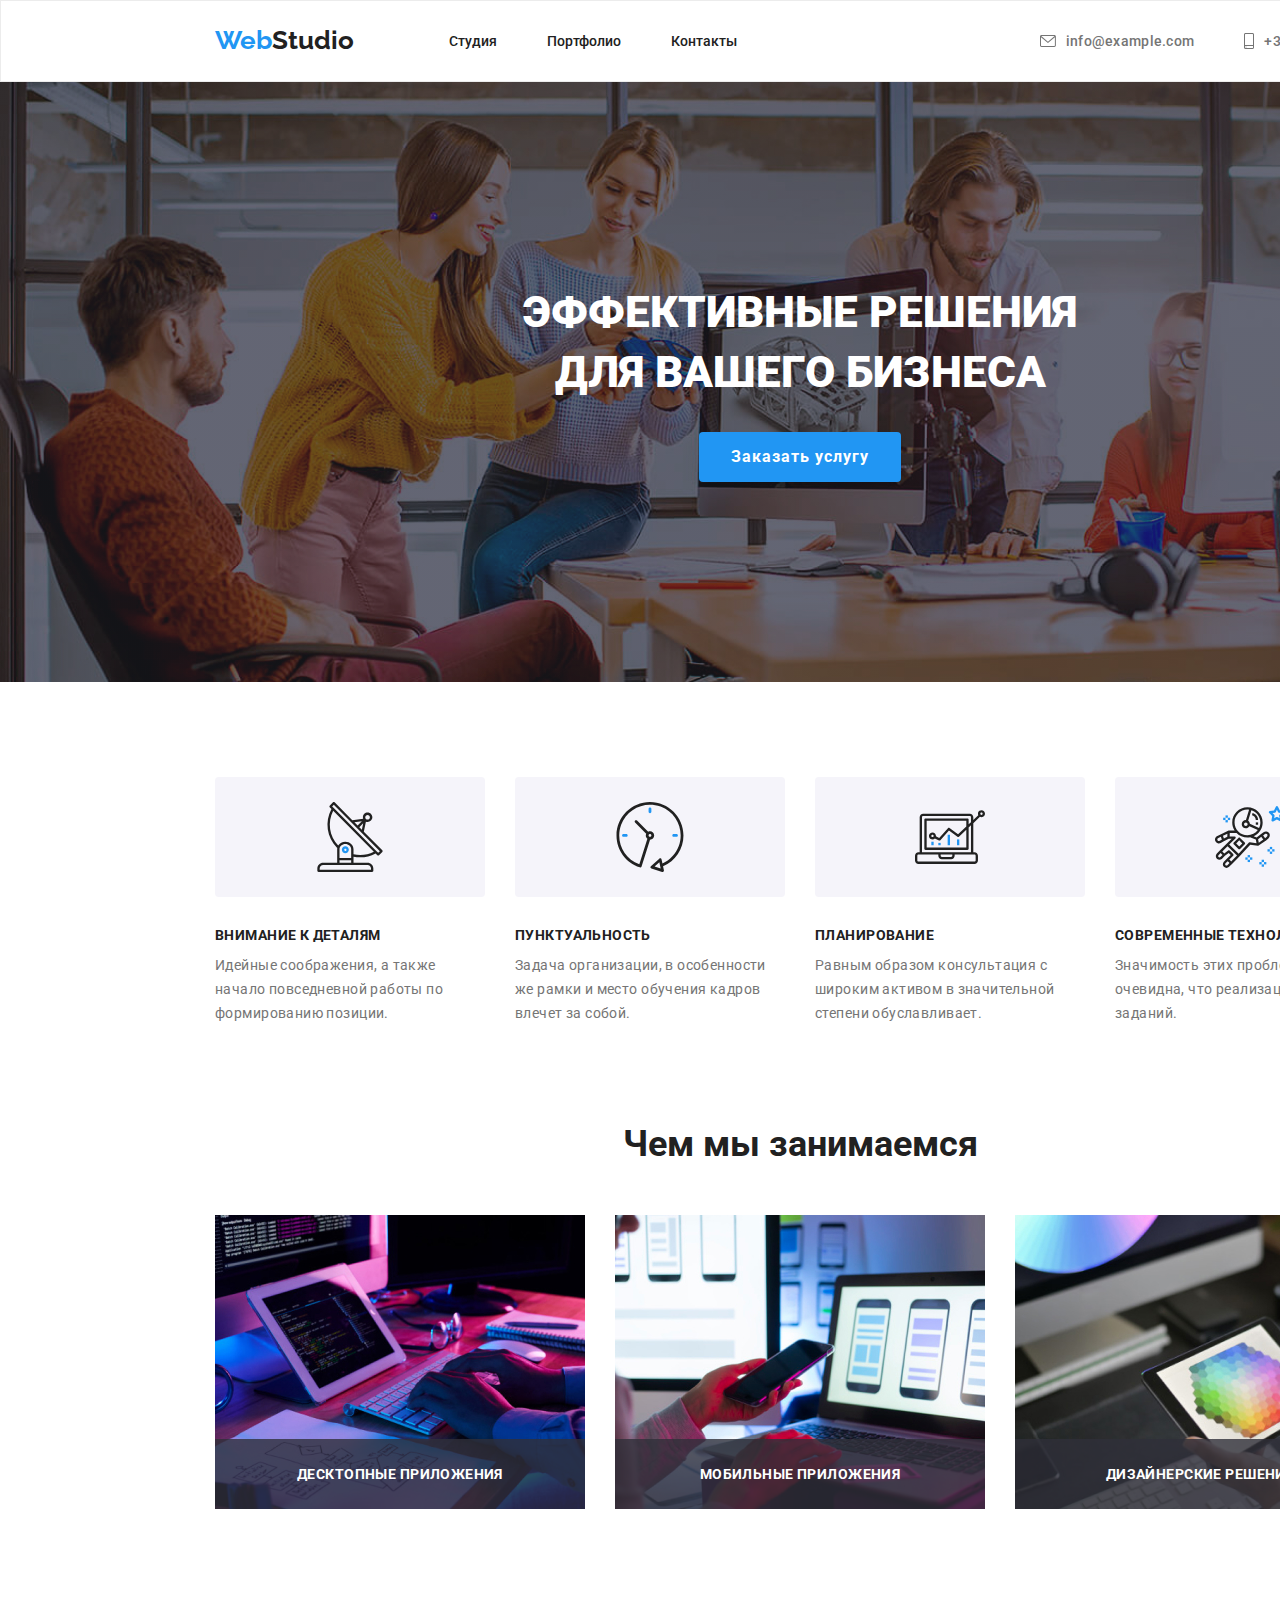
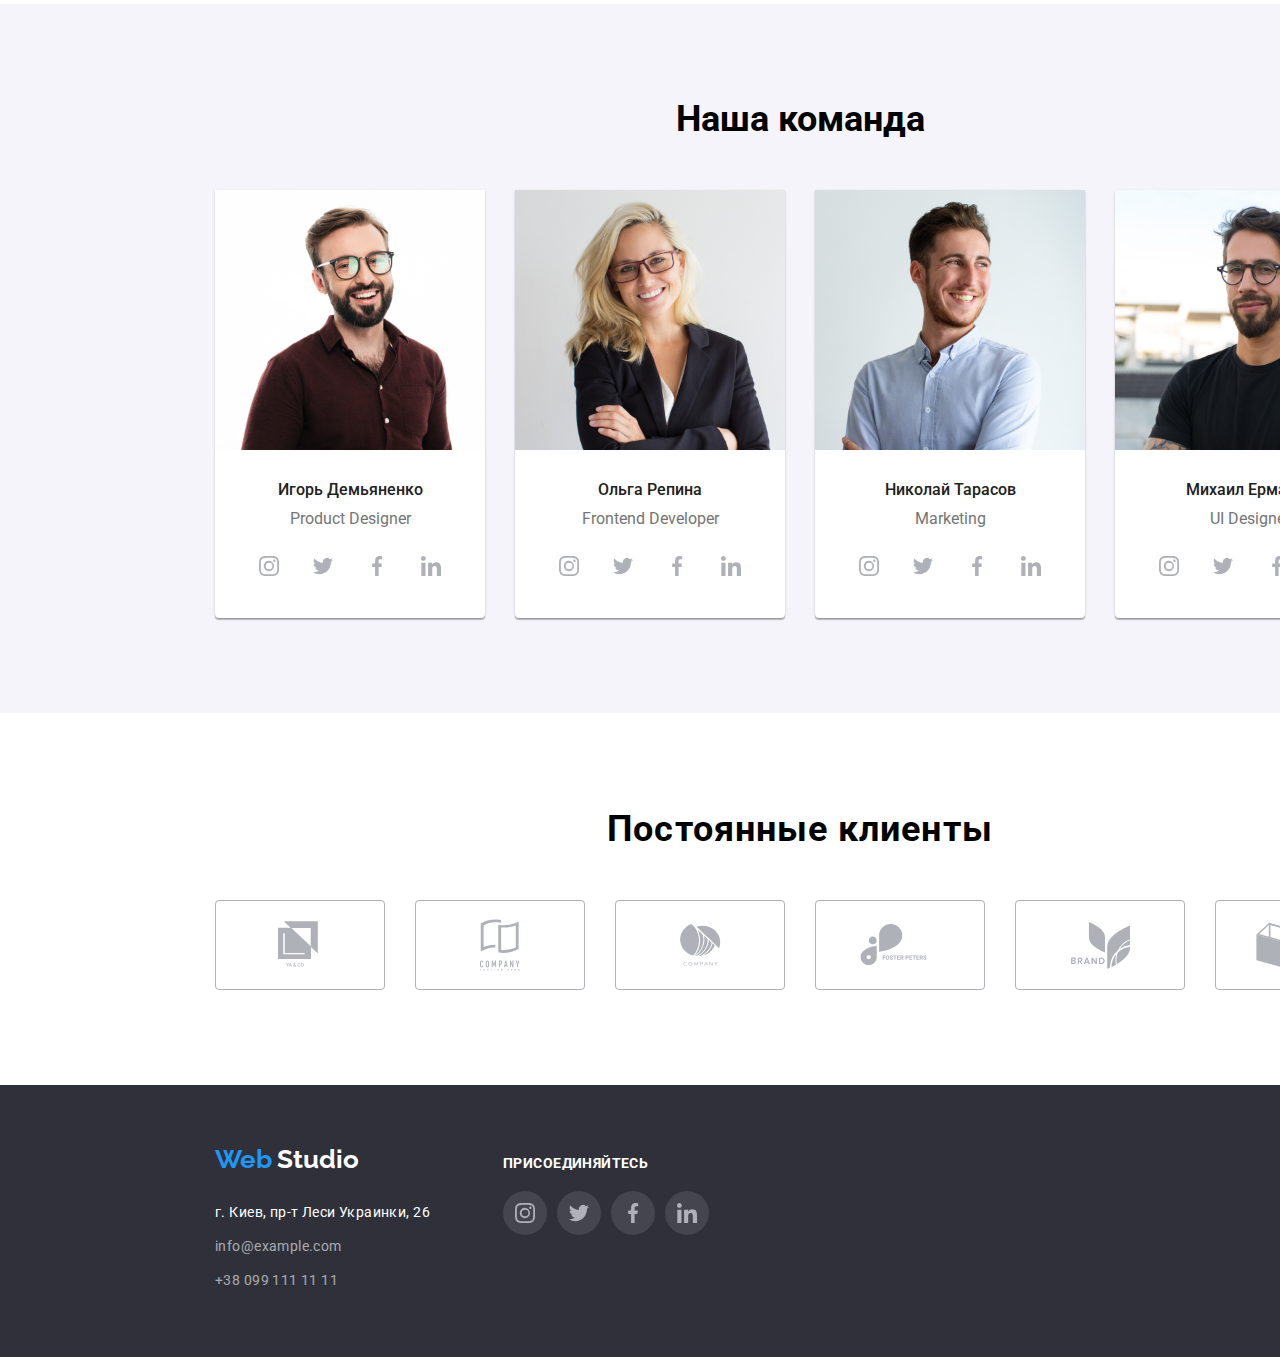
<file: index.html>
<!DOCTYPE html>
<html lang="ru">
	<head>
		<meta charset="UTF-8" />
		<meta name="viewport" content="width=device-width, initial-scale=1.0" />
		<title>Document</title>
		<link
			href="https://fonts.googleapis.com/css2?family=Raleway:wght@400;500;600;700&family=Roboto:wght@500;700;900&display=swap"
			rel="stylesheet"
		/>
		<link rel="stylesheet" href="./css/styles.css" />
		<link rel="stylesheet" href="./css/normalize.css" />
	</head>

	<body>
		<header class="header">
			<div class="container flexbox">
				<nav class="navigation">
					<a href="./index.html" class="logo">
						<span class="fontweb">Web</span>
						<span class="fontstudio">Studio</span>
					</a>
					<ul class="list menu-list">
						<li class="menu-item">
							<a href="./studio.html" class="menu-link">Студия</a>
						</li>
						<li class="menu-item">
							<a href="./portfolio.html" class="menu-link">Портфолио</a>
						</li>
						<li class="menu-item"><a href="#" class="menu-link">Контакты</a></li>
					</ul>
				</nav>

				<a href="mailto:info@example.com" class="address-link textstyle">
					<svg class="svg-mail">
						<use href="./images/icon/socweb/symbol-defs-g.svg#envelope"></use>
					</svg>
					info@example.com
				</a>

				<a href="tel:+380991111111" class="phonelink textstyle">
					<svg class="svg-phone">
						<use href="./images/icon/socweb/symbol-defs-g.svg#smartphone"></use>
					</svg>
					+38 099 111 11 11
				</a>
			</div>
		</header>
		<main>
			<article class="article">
				<section class="section bissnes fon">
					<div class="container">
						<h2 class="services">
							<p>Эффективные решения</p>
							<p>для вашего бизнеса</p>
						</h2>
						<div class="flexbox">
							<button class="btn" data-modal-open>Заказать услугу</button>
						</div>
					</div>
				</section>
				<section class="section info">
					<div class="container">
						<ul class="text-align">
							<li class="list-main">
								<h5>Внимание к деталям</h5>
								<p>Идейные соображения, а также начало повседневной работы по формированию позиции.</p>
							</li>
							<li class="list-main">
								<h5>Пунктуальность</h5>
								<p>Задача организации, в особенности же рамки и место обучения кадров влечет за собой.</p>
							</li>
							<li class="list-main">
								<h5>Планирование</h5>
								<p>Равным образом консультация с широким активом в значительной степени обуславливает.</p>
							</li>
							<li class="list-main">
								<h5>Современные технологии</h5>
								<p>Значимость этих проблем настолько очевидна, что реализация плановых заданий.</p>
							</li>
						</ul>
						<h2 class="heading">Чем мы занимаемся</h2>
						<div class="flexbox">
							<ul class="img-box">
								<li class="img-blok">
									<div class="overlay-text">
										<h3>десктопные приложения</h3>
									</div>
									<img src="./images/img(4).jpg" alt="Альтернативный текст" />
								</li>
								<li class="img-blok">
									<div class="overlay-text">
										<h3>мобильные приложения</h3>
									</div>
									<img src="./images/img(5).jpg" alt="Альтернативный текст" />
								</li>
								<li class="img-blok">
									<div class="overlay-text">
										<h3>дизайнерские решения</h3>
									</div>
									<img src="./images/img(6).jpg" alt="Альтернативный текст" />
								</li>
							</ul>
						</div>
					</div>
				</section>
				<section class="section comand">
					<div class="container client-title">
						<h2 class="our-team">Наша команда</h2>
						<ul class="box-team flexbox">
							<li class="list-comand">
								<div class="bloc-comand">
									<img src="./images/img.jpg" alt="Альтернативный текст" class="size-img" />
									<p>Игорь Демьяненко</p>
									<p lang="en">Product Designer</p>
									<div class="box-social">
										<ul class="soc">
											<li>
												<a href="" class="soc-box stylesvg">
													<svg class="svg-soc">
														<use href="./images/icon/socweb/symbol-defs-g.svg#instagram"></use>
													</svg>
												</a>
											</li>
											<li>
												<a href="" class="soc-box stylesvg">
													<svg class="svg-soc">
														<use href="./images/icon/socweb/symbol-defs-g.svg#twitter"></use>
													</svg>
												</a>
											</li>
											<li>
												<a href="" class="soc-box stylesvg">
													<svg class="svg-soc">
														<use href="./images/icon/socweb/symbol-defs-g.svg#facebook"></use>
													</svg>
												</a>
											</li>
											<li>
												<a href="" class="soc-box stylesvg">
													<svg class="svg-soc">
														<use href="./images/icon/socweb/symbol-defs-g.svg#linkedin"></use>
													</svg>
												</a>
											</li>
										</ul>
									</div>
								</div>
							</li>
							<li class="list-comand">
								<div class="bloc-comand">
									<img src="./images/img(1).jpg" alt="Альтернативный текст" class="size-img" />
									<p>Ольга Репина</p>
									<p lang="en">Frontend Developer</p>
									<div class="box-social">
										<ul class="soc">
											<li>
												<a href="" class="soc-box stylesvg">
													<svg class="svg-soc">
														<use href="./images/icon/socweb/symbol-defs-g.svg#instagram"></use>
													</svg>
												</a>
											</li>
											<li>
												<a href="" class="soc-box stylesvg">
													<svg class="svg-soc">
														<use href="./images/icon/socweb/symbol-defs-g.svg#twitter"></use>
													</svg>
												</a>
											</li>
											<li>
												<a href="" class="soc-box stylesvg">
													<svg class="svg-soc">
														<use href="./images/icon/socweb/symbol-defs-g.svg#facebook"></use>
													</svg>
												</a>
											</li>
											<li>
												<a href="" class="soc-box stylesvg">
													<svg class="svg-soc">
														<use href="./images/icon/socweb/symbol-defs-g.svg#linkedin"></use>
													</svg>
												</a>
											</li>
										</ul>
									</div>
								</div>
							</li>
							<li class="list-comand">
								<div class="bloc-comand">
									<img src="./images/img(2).jpg" alt="Альтернативный текст" class="size-img" />
									<p>Николай Тарасов</p>
									<p lang="en">Marketing</p>
									<div class="box-social">
										<ul class="soc">
											<li>
												<a href="" class="soc-box stylesvg">
													<svg class="svg-soc">
														<use href="./images/icon/socweb/symbol-defs-g.svg#instagram"></use>
													</svg>
												</a>
											</li>
											<li>
												<a href="" class="soc-box stylesvg">
													<svg class="svg-soc">
														<use href="./images/icon/socweb/symbol-defs-g.svg#twitter"></use>
													</svg>
												</a>
											</li>
											<li>
												<a href="" class="soc-box stylesvg">
													<svg class="svg-soc">
														<use href="./images/icon/socweb/symbol-defs-g.svg#facebook"></use>
													</svg>
												</a>
											</li>
											<li>
												<a href="" class="soc-box stylesvg">
													<svg class="svg-soc">
														<use href="./images/icon/socweb/symbol-defs-g.svg#linkedin"></use>
													</svg>
												</a>
											</li>
										</ul>
									</div>
								</div>
							</li>
							<li class="list-comand">
								<div class="bloc-comand">
									<img src="./images/img(3).jpg" alt="Альтернативный текст" class="size-img" />
									<p>Михаил Ермаков</p>
									<p lang="en">UI Designer</p>
									<div class="box-social">
										<ul class="soc">
											<li>
												<a href="" class="soc-box stylesvg">
													<svg class="svg-soc">
														<use href="./images/icon/socweb/symbol-defs-g.svg#instagram"></use>
													</svg>
												</a>
											</li>
											<li>
												<a href="" class="soc-box stylesvg">
													<svg class="svg-soc">
														<use href="./images/icon/socweb/symbol-defs-g.svg#twitter"></use>
													</svg>
												</a>
											</li>
											<li>
												<a href="" class="soc-box stylesvg">
													<svg class="svg-soc">
														<use href="./images/icon/socweb/symbol-defs-g.svg#facebook"></use>
													</svg>
												</a>
											</li>
											<li>
												<a href="" class="soc-box stylesvg">
													<svg class="svg-soc">
														<use href="./images/icon/socweb/symbol-defs-g.svg#linkedin"></use>
													</svg>
												</a>
											</li>
										</ul>
									</div>
								</div>
							</li>
						</ul>
					</div>
				</section>
				<section class="section client">
					<div class="container">
						<h2 class="subject">Постоянные клиенты</h2>
						<ul class="box-client">
							<li>
								<a href="" class="logo-link">
									<svg class="logo-items lo">
										<use href="./images/icon/socweb/symbol-defs-g.svg#logo1"></use>
									</svg>
								</a>
							</li>
							<li>
								<a href="" class="logo-link">
									<svg class="logo-items">
										<use href="./images/icon/socweb/symbol-defs-g.svg#logo2"></use>
									</svg>
								</a>
							</li>
							<li>
								<a href="" class="logo-link">
									<svg class="logo-items">
										<use href="./images/icon/socweb/symbol-defs-g.svg#logo3"></use>
									</svg>
								</a>
							</li>
							<li>
								<a href="" class="logo-link">
									<svg class="logo-items">
										<use href="./images/icon/socweb/symbol-defs-g.svg#logo4"></use>
									</svg>
								</a>
							</li>
							<li>
								<a href="" class="logo-link">
									<svg class="logo-items">
										<use href="./images/icon/socweb/symbol-defs-g.svg#logo5"></use>
									</svg>
								</a>
							</li>
							<li>
								<a href="" class="logo-link">
									<svg class="logo-items">
										<use href="./images/icon/socweb/symbol-defs-g.svg#logo6"></use>
									</svg>
								</a>
							</li>
						</ul>
					</div>
				</section>
			</article>
		</main>
		<footer class="footer">
			<div class="container">
				<div class="footer-box">
					<div class="content-footer">
						<h2 lang="en" class="logo-footer">
							<span class="fontweb">Web</span>
							<span class="fontstudio1">Studio</span>
						</h2>
						<div class="address">
							<address>г. Киев, пр-т Леси Украинки, 26</address>
							<p>
								<a href="mailto:info@example.com">info@example.com</a>
							</p>
							<p>
								<a href="tel:+380991111111">+38 099 111 11 11</a>
							</p>
						</div>
					</div>
				</div>
				<div class="footer-box socials">
					<div>
						<h3 class="footer-subject">Присоединяйтесь</h3>
						<ul class="list-join">
							<li>
								<a href="" class="soc-box stylesvg">
									<svg class="svg-soc">
										<use href="./images/icon/socweb/symbol-defs-g.svg#instagram"></use>
									</svg>
								</a>
							</li>
							<li>
								<a href="" class="soc-box stylesvg">
									<svg class="svg-soc">
										<use href="./images/icon/socweb/symbol-defs-g.svg#twitter"></use>
									</svg>
								</a>
							</li>
							<li>
								<a href="" class="soc-box stylesvg">
									<svg class="svg-soc">
										<use href="./images/icon/socweb/symbol-defs-g.svg#facebook"></use>
									</svg>
								</a>
							</li>
							<li>
								<a href="" class="soc-box stylesvg">
									<svg class="svg-soc">
										<use href="./images/icon/socweb/symbol-defs-g.svg#linkedin"></use>
									</svg>
								</a>
							</li>
						</ul>
					</div>
				</div>
			</div>
		</footer>
		<div class="backdrop is-hidden" data-modal>
			<div class="modal">
				<button class="but-modal-closed" data-modal-close>
					<svg class="icon-closed-modal">
						<use href="./images/icon/socweb/symbol-defs-g.svg#vector"></use>
					</svg>
				</button>
			</div>
		</div>
		<script src="./js/modal.js"></script>
	</body>
</html>
</file>
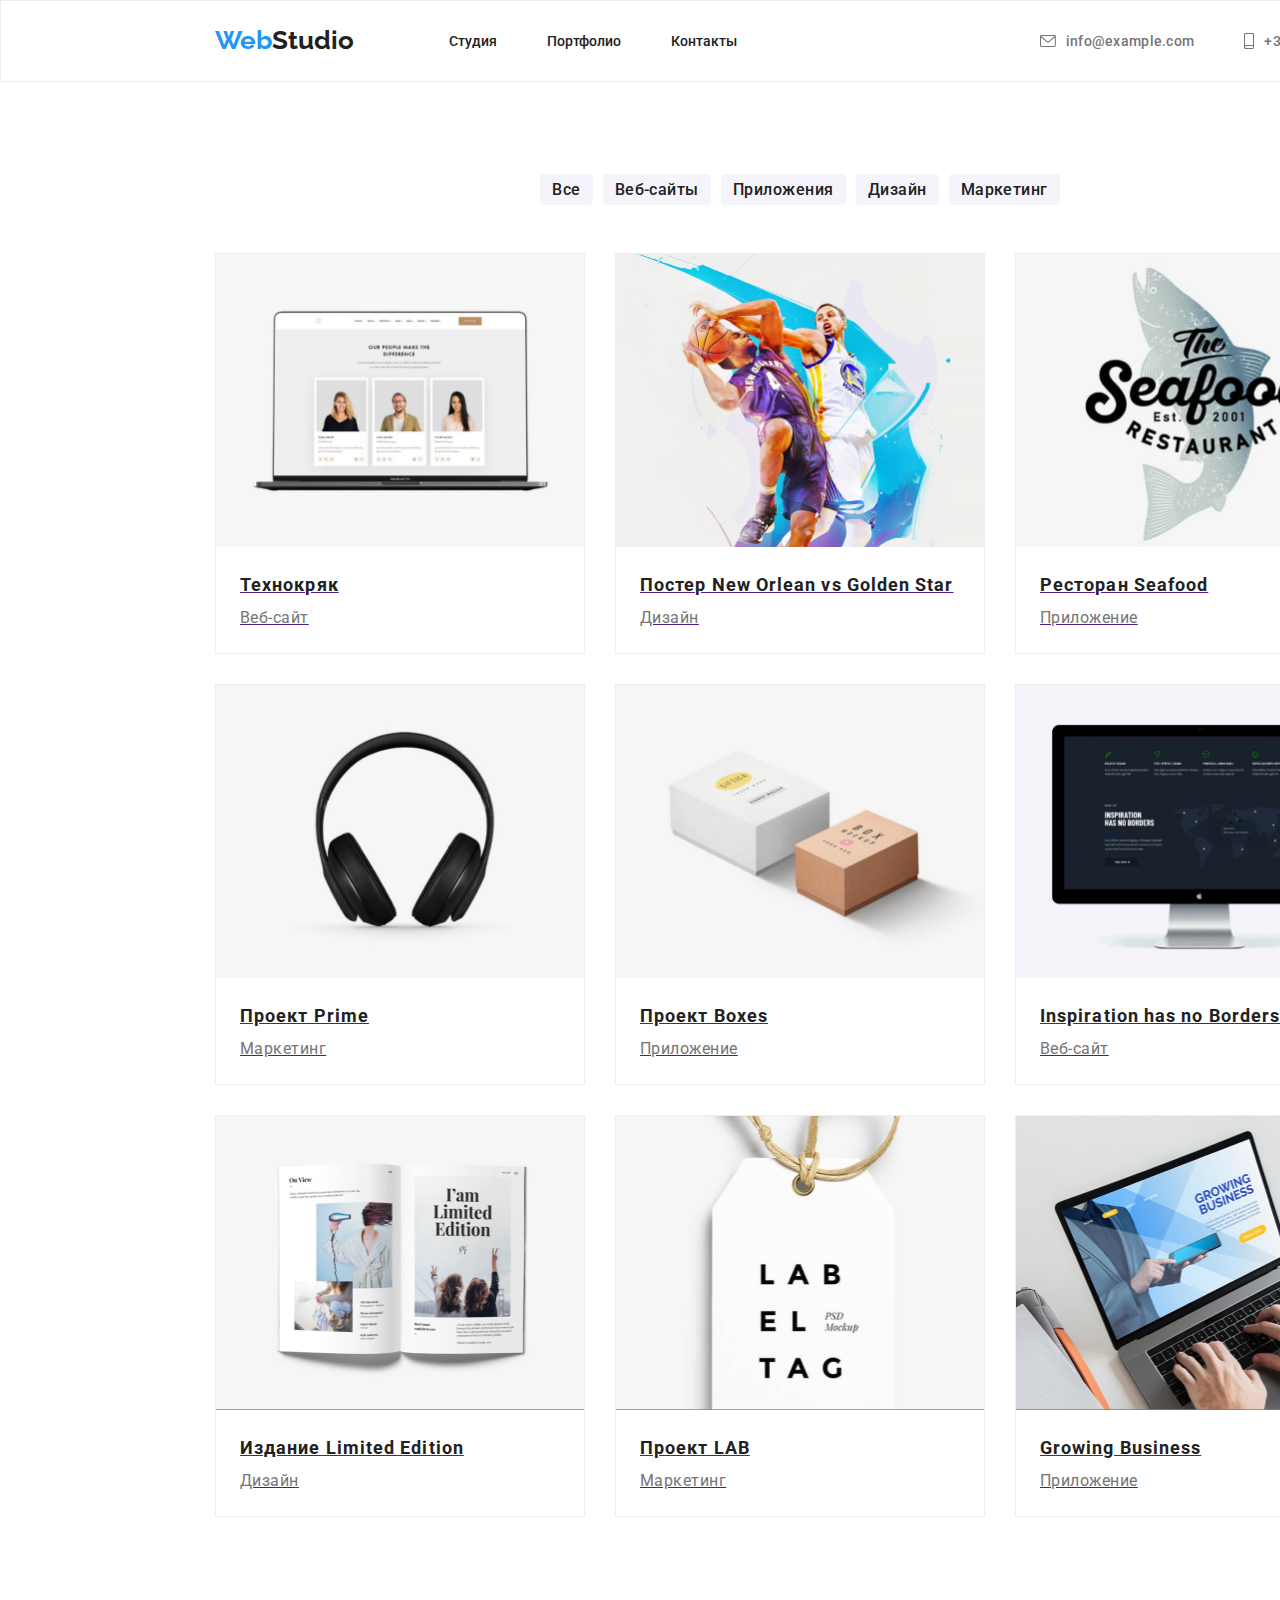
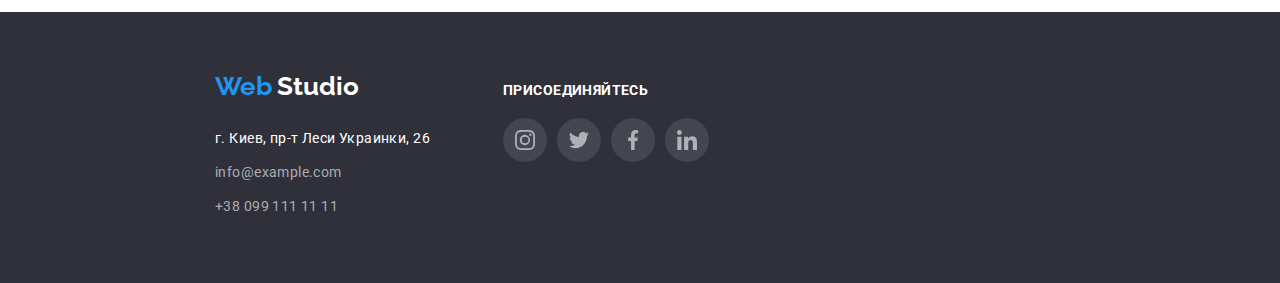
<file: portfolio.html>
<!DOCTYPE html>
<html lang="ru">

<head>
  <meta charset="UTF-8" />
  <meta name="viewport" content="width=device-width, initial-scale=1.0" />
  <title>Document</title>
  <link
    href="https://fonts.googleapis.com/css2?family=Raleway:wght@400;500;600;700&family=Roboto:wght@500;700;900&display=swap"
    rel="stylesheet" />
  <link rel="stylesheet" href="./css/styles.css" />
  <link rel="stylesheet" href="./css/normalize.css" />
</head>

<body>
  <header class="header">
    <div class="container flexbox">
      <nav class="navigation">
        <a href="./index.html" class="logo">
          <span class="fontweb">Web</span>
          <span class="fontstudio">Studio</span>
        </a>
        <ul class="list menu-list">
          <li class="menu-item">
            <a href="./studio.html" class="menu-link">Студия</a>
          </li>
          <li class="menu-item">
            <a href="./portfolio.html" class="menu-link">Портфолио</a>
          </li>
          <li class="menu-item"><a href="" class="menu-link">Контакты</a></li>
        </ul>
      </nav>

      <a href="mailto:info@example.com" class="address-link textstyle">
        <svg class="svg-mail">
          <use href="./images/icon/socweb/symbol-defs-g.svg#envelope"></use>
        </svg>
        info@example.com
      </a>

      <a href="tel:+380991111111" class="phonelink textstyle">
        <svg class="svg-phone">
          <use href="./images/icon/socweb/symbol-defs-g.svg#smartphone"></use>
        </svg>
        +38 099 111 11 11
      </a>
    </div>
  </header>
  <main>
    <article class="article">
      <section class="section portfolio-items">
        <div class="container block-nav-portfolio">
          <ul class="nav-portfolio flexbox">
            <li class="portfolio-link"><a href="" class="botton">Все</a></li>
            <li class="portfolio-link"><a href="" class="botton">Веб-сайты</a></li>
            <li class="portfolio-link"><a href="" class="botton">Приложения</a></li>
            <li class="portfolio-link"><a href="" class="botton">Дизайн</a></li>
            <li class="portfolio-link"><a href="" class="botton">Маркетинг</a></li>
          </ul>
        </div>
        <div class="container">
          <ul class="flexbox-port">
            <li class="list-port">
              <a href="">
                <div class="container-box">
                  <div class="overlay-box">
                    <img src="./images/portfolio/img.jpg" alt="Альтернативный текст" class="img-size-portfolio" />
                  </div>
                  <div>
                    <p>Технокряк</p>
                    <p>Веб-сайт</p>
                  </div>
                </div>
              </a>
            </li>
            <li class="list-port">
              <a href="">
                <div class="container-box">
                  <div class="overlay-box">
                    <img src="./images/portfolio/img(1).jpg" alt="Альтернативный текст" class="img-size-portfolio" />
                  </div>
                  <div>
                    <p>Постер New Orlean vs Golden Star</p>
                    <p>Дизайн</p>
                  </div>
                </div>
              </a>
            </li>
            <li class="list-port">
              <a href="">
                <div class="container-box">
                  <div class="overlay-box">
                    <img src="./images/portfolio/img(2).jpg" alt="Альтернативный текст" class="img-size-portfolio" />
                  </div>
                  <div>
                    <p>Ресторан Seafood</p>
                    <p>Приложение</p>
                  </div>
                </div>
              </a>
            </li>
            <li class="list-port">
              <a href="">
                <div class="container-box">
                  <div class="overlay-box">
                    <img src="./images/portfolio/img(3).jpg" alt="Альтернативный текст" class="img-size-portfolio" />
                  </div>
                  <div>
                    <p>Проект Prime</p>
                    <p>Маркетинг</p>
                  </div>
                </div>
              </a>
            </li>
            <li class="list-port">
              <a href="">
                <div class="container-box">
                  <div class="overlay-box">
                    <img src="./images/portfolio/img(4).jpg" alt="Альтернативный текст" class="img-size-portfolio" />
                  </div>
                  <div>
                    <p>Проект Boxes</p>
                    <p>Приложение</p>
                  </div>
                </div>
              </a>
            </li>
            <li class="list-port">
              <a href="">
                <div class="container-box">
                  <div class="overlay-box">
                    <img src="./images/portfolio/img(5).jpg" alt="Альтернативный текст" class="img-size-portfolio" />
                  </div>
                  <div>
                    <p>Inspiration has no Borders</p>
                    <p>Веб-сайт</p>
                  </div>
                </div>
              </a>
            </li>
            <li class="list-port">
              <a href="">
                <div class="container-box">
                  <div class="overlay-box">
                    <img src="./images/portfolio/img(6).jpg" alt="Альтернативный текст" class="img-size-portfolio" />
                  </div>
                  <div>
                    <p>Издание Limited Edition</p>
                    <p>Дизайн</p>
                  </div>
                </div>
              </a>
            </li>
            <li class="list-port">
              <a href="">
                <div class="container-box">
                  <div class="overlay-box">
                    <img src="./images/portfolio/img(7).jpg" alt="Альтернативный текст" class="img-size-portfolio" />
                  </div>
                  <div>
                    <p>Проект LAB</p>
                    <p>Маркетинг</p>
                  </div>
                </div>
              </a>
            </li>
            <li class="list-port">
              <a href="">
                <div class="container-box">
                  <div class="overlay-box">
                    <img src="./images/portfolio/img(8).jpg" alt="Альтернативный текст" class="img-size-portfolio" />
                  </div>
                  <div>
                    <p>Growing Business</p>
                    <p>Приложение</p>
                  </div>
                </div>
              </a>
            </li>
          </ul>
        </div>
      </section>
    </article>
  </main>
  <footer class="footer">
    <div class="container">
      <div class="footer-box">
        <div class="content-footer">
          <h2 lang="en" class="logo-footer">
            <span class="fontweb">Web</span>
            <span class="fontstudio1">Studio</span>
          </h2>
          <div class="address">
            <address>г. Киев, пр-т Леси Украинки, 26</address>
            <p>
              <a href="mailto:info@example.com">info@example.com</a>
            </p>
            <p>
              <a href="tel:+380991111111">+38 099 111 11 11</a>
            </p>
          </div>
        </div>
      </div>
      <div class="footer-box socials">
        <div>
          <h3 class="footer-subject">Присоединяйтесь</h3>
          <ul class="list-join">
            <li>
              <a href="" class="soc-box stylesvg">
                <svg class="svg-soc">
                  <use href="./images/icon/socweb/symbol-defs-g.svg#instagram"></use>
                </svg>
              </a>
            </li>
            <li>
              <a href="" class="soc-box stylesvg">
                <svg class="svg-soc">
                  <use href="./images/icon/socweb/symbol-defs-g.svg#twitter"></use>
                </svg>
              </a>
            </li>
            <li>
              <a href="" class="soc-box stylesvg">
                <svg class="svg-soc">
                  <use href="./images/icon/socweb/symbol-defs-g.svg#facebook"></use>
                </svg>
              </a>
            </li>
            <li>
              <a href="" class="soc-box stylesvg">
                <svg class="svg-soc">
                  <use href="./images/icon/socweb/symbol-defs-g.svg#linkedin"></use>
                </svg>
              </a>
            </li>
          </ul>
        </div>
      </div>
    </div>
  </footer>
</body>

</html>
</file>
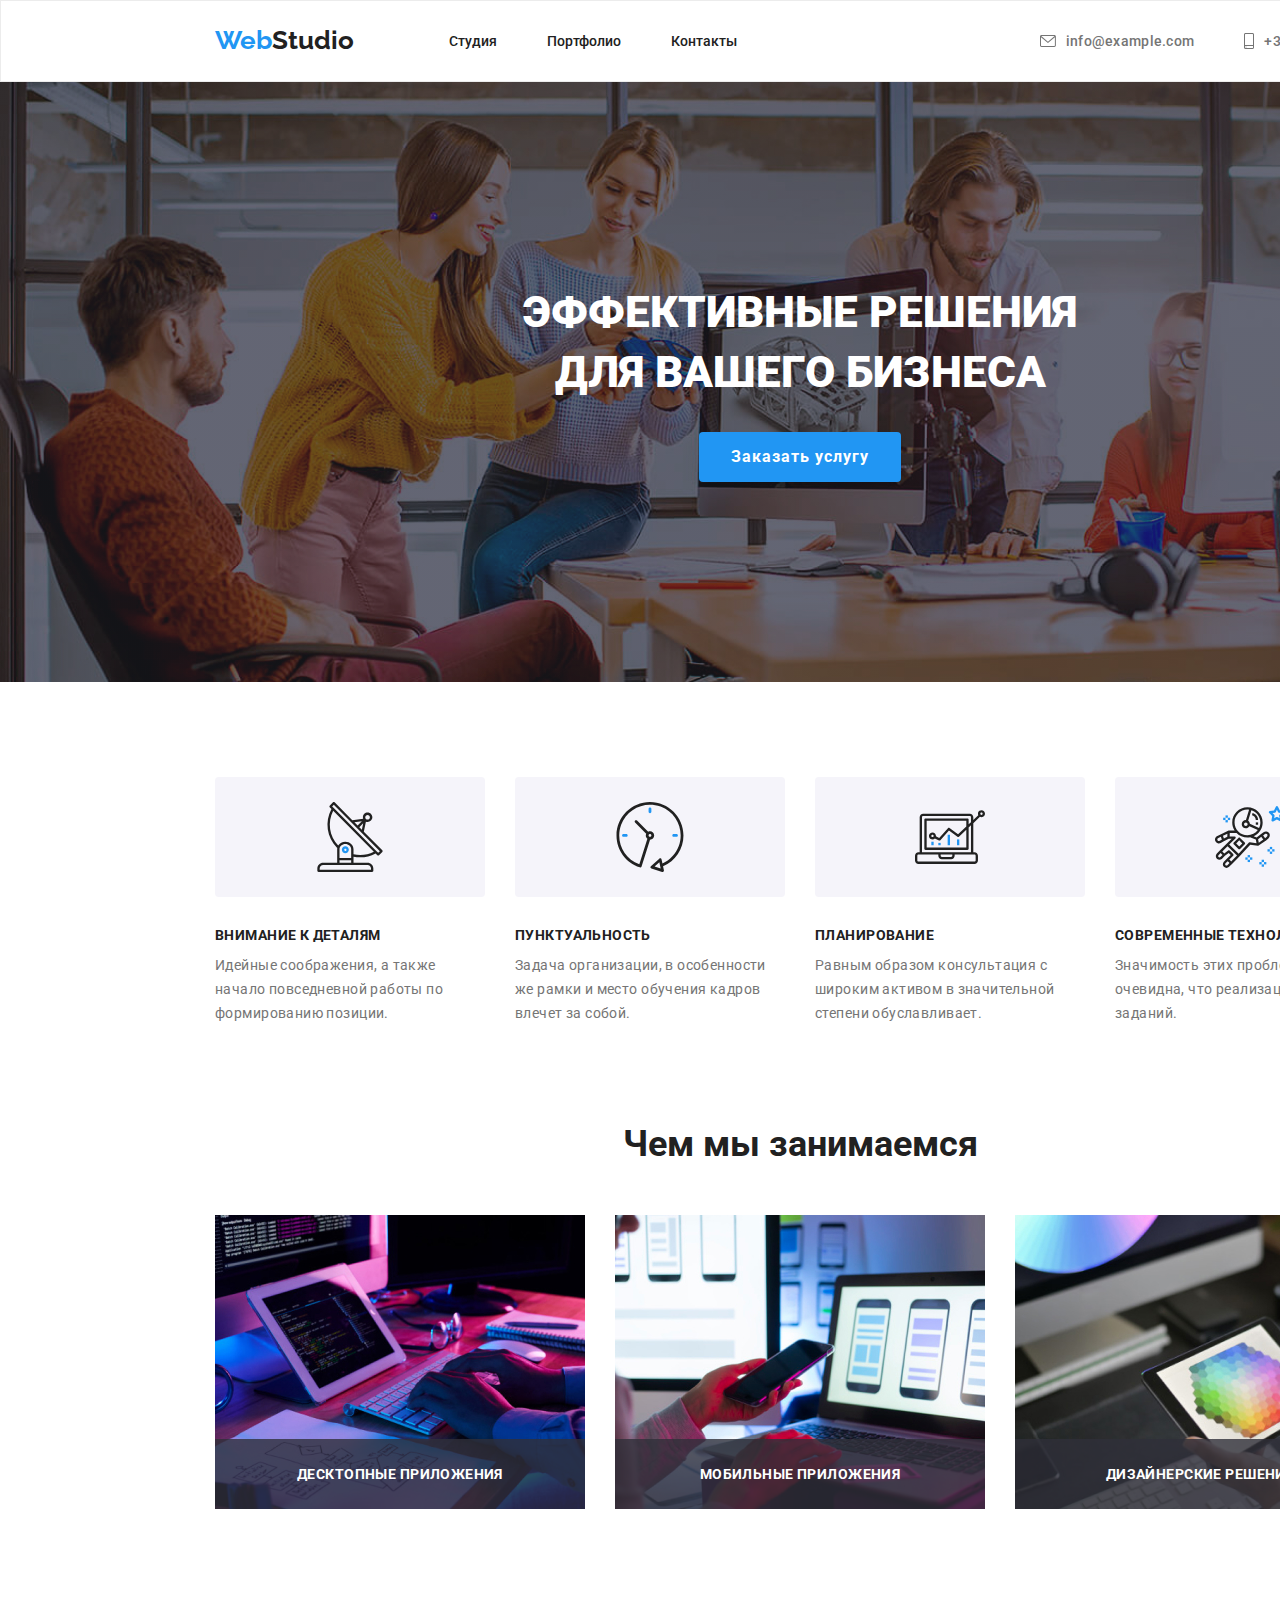
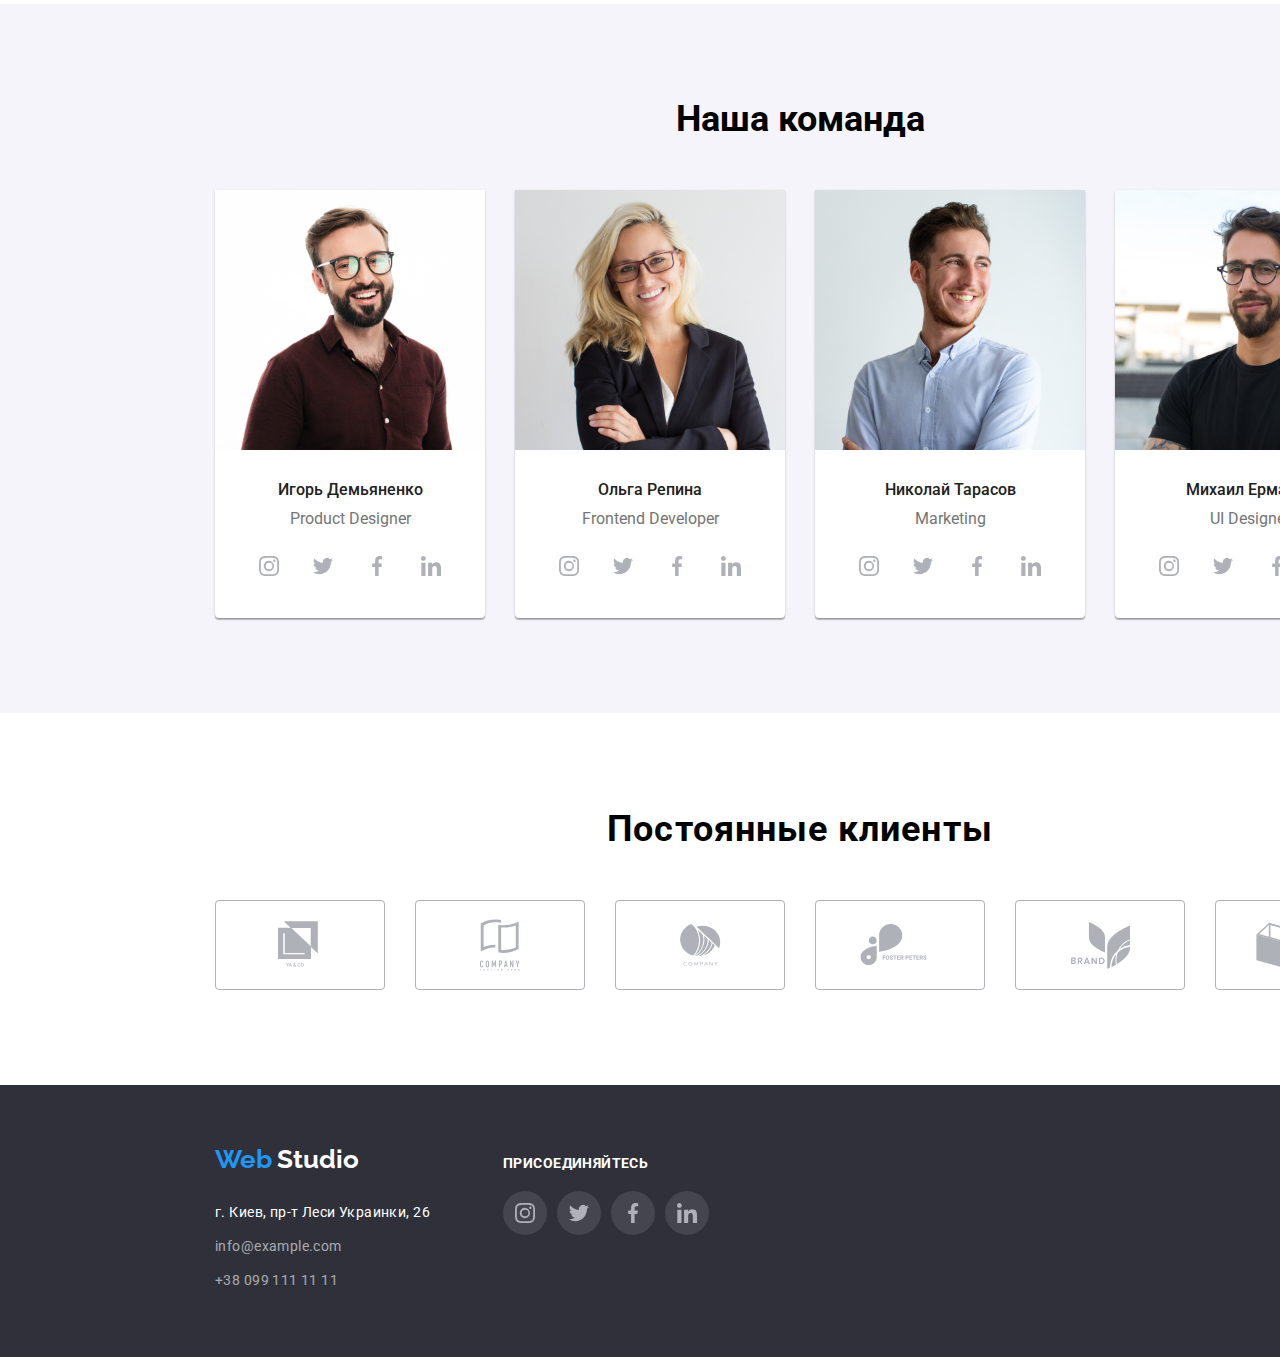
<file: studio.html>
<!DOCTYPE html>
<html lang="ru">

<head>
  <meta charset="UTF-8" />
  <meta name="viewport" content="width=device-width, initial-scale=1.0" />
  <title>Document</title>
  <link
    href="https://fonts.googleapis.com/css2?family=Raleway:wght@400;500;600;700&family=Roboto:wght@500;700;900&display=swap"
    rel="stylesheet" />
  <link rel="stylesheet" href="./css/styles.css" />
  <link rel="stylesheet" href="./css/normalize.css" />
</head>

<body>
  <div class="backdrop is-hidden" data-modal>
    <div class="modal">
      <button class="but-modal-closed" data-modal-close>
        <svg class="icon-closed-modal">
          <use href="./images/icon/socweb/symbol-defs-g.svg#vector">
          </use>
        </svg>
      </button>
    </div>
  </div>
  <header class="header">
    <div class="container flexbox">
      <nav class="navigation">
        <a href="./index.html" class="logo">
          <span class="fontweb">Web</span><span class="fontstudio">Studio</span>
        </a>
        <ul class="list menu-list">
          <li class="menu-item">
            <a href="./studio.html" class="menu-link">Студия</a>
          </li>
          <li class="menu-item">
            <a href="./portfolio.html" class="menu-link">Портфолио</a>
          </li>
          <li class="menu-item"><a href="#" class="menu-link">Контакты</a></li>
        </ul>
      </nav>

      <a href="mailto:info@example.com" class="address-link textstyle"><svg class="svg-mail">
          <use href="./images/icon/socweb/symbol-defs-g.svg#envelope"></use>
        </svg>
        info@example.com</a>

      <a href="tel:+380991111111" class="phonelink textstyle"><svg class="svg-phone">
          <use href="./images/icon/socweb/symbol-defs-g.svg#smartphone"></use>
        </svg>
        +38 099 111 11 11</a>
    </div>
  </header>
  <main>
    <article class="article">
      <section class="section bissnes fon">
        <div class="container">
          <h2 class="services">
            <p>Эффективные решения</p>
            <p>для вашего бизнеса</p>
          </h2>
          <div class="flexbox">
            <button class="btn" data-modal-open>Заказать услугу</button>
          </div>
        </div>
      </section>
      <section class="section info">
        <div class="container">
          <ul class="text-align">
            <li class="list-main">
              <h5>Внимание к деталям</h5>
              <p>
                Идейные соображения, а также начало повседневной работы по
                формированию позиции.
              </p>
            </li>
            <li class="list-main">
              <h5>Пунктуальность</h5>
              <p>
                Задача организации, в особенности же рамки и место обучения
                кадров влечет за собой.
              </p>
            </li>
            <li class="list-main">
              <h5>Планирование</h5>
              <p>
                Равным образом консультация с широким активом в значительной
                степени обуславливает.
              </p>
            </li>
            <li class="list-main">
              <h5>Современные технологии</h5>
              <p>
                Значимость этих проблем настолько очевидна, что реализация
                плановых заданий.
              </p>
            </li>
          </ul>
          <h2 class="heading">Чем мы занимаемся</h2>
          <div class="flexbox">
            <ul class="img-box">
              <li class="img-blok">
                <div class="overlay-text">
                  <h3>десктопные приложения</h3>
                </div>
                <img src="./images/img(4).jpg" alt="Альтернативный текст" />

              </li>
              <li class="img-blok">
                <div class="overlay-text">
                  <h3>мобильные приложения</h3>
                </div>
                <img src="./images/img(5).jpg" alt="Альтернативный текст" />

              </li>
              <li class="img-blok">
                <div class="overlay-text">
                  <h3>дизайнерские решения</h3>
                </div>
                <img src="./images/img(6).jpg" alt="Альтернативный текст" />

              </li>
            </ul>
          </div>
        </div>
      </section>
      <section class="section comand">
        <div class="container client-title">
          <h2 class="our-team">Наша команда</h2>
          <ul class="box-team flexbox">
            <li class="list-comand">
              <div class="bloc-comand">
                <img src="./images/img.jpg" alt="Альтернативный текст" class="size-img" />
                <p>Игорь Демьяненко</p>
                <p lang="en">Product Designer</p>
                <div class="box-social">
                  <ul class="soc">
                    <li>
                      <a href="" class="soc-box stylesvg">
                        <svg class="svg-soc">
                          <use href="./images/icon/socweb/symbol-defs-g.svg#instagram"></use>
                        </svg>
                      </a>
                    </li>
                    <li>
                      <a href="" class="soc-box stylesvg">
                        <svg class="svg-soc">
                          <use href="./images/icon/socweb/symbol-defs-g.svg#twitter"></use>
                        </svg>
                      </a>
                    </li>
                    <li>
                      <a href="" class="soc-box stylesvg">
                        <svg class="svg-soc">
                          <use href="./images/icon/socweb/symbol-defs-g.svg#facebook"></use>
                        </svg>
                      </a>
                    </li>
                    <li>
                      <a href="" class="soc-box stylesvg">
                        <svg class="svg-soc">
                          <use href="./images/icon/socweb/symbol-defs-g.svg#linkedin"></use>
                        </svg>
                      </a>
                    </li>
                  </ul>
                </div>
              </div>
            </li>
            <li class="list-comand">
              <div class="bloc-comand">
                <img src="./images/img(1).jpg" alt="Альтернативный текст" class="size-img" />
                <p>Ольга Репина</p>
                <p lang="en">Frontend Developer</p>
                <div class="box-social">
                  <ul class="soc">
                    <li>
                      <a href="" class="soc-box stylesvg">
                        <svg class="svg-soc">
                          <use href="./images/icon/socweb/symbol-defs-g.svg#instagram"></use>
                        </svg>
                      </a>
                    </li>
                    <li>
                      <a href="" class="soc-box stylesvg">
                        <svg class="svg-soc">
                          <use href="./images/icon/socweb/symbol-defs-g.svg#twitter"></use>
                        </svg>
                      </a>
                    </li>
                    <li>
                      <a href="" class="soc-box stylesvg">
                        <svg class="svg-soc">
                          <use href="./images/icon/socweb/symbol-defs-g.svg#facebook"></use>
                        </svg>
                      </a>
                    </li>
                    <li>
                      <a href="" class="soc-box stylesvg">
                        <svg class="svg-soc">
                          <use href="./images/icon/socweb/symbol-defs-g.svg#linkedin"></use>
                        </svg>
                      </a>
                    </li>
                  </ul>
                </div>
              </div>
            </li>
            <li class="list-comand">
              <div class="bloc-comand">
                <img src="./images/img(2).jpg" alt="Альтернативный текст" class="size-img" />
                <p>Николай Тарасов</p>
                <p lang="en">Marketing</p>
                <div class="box-social">
                  <ul class="soc">
                    <li>
                      <a href="" class="soc-box stylesvg">
                        <svg class="svg-soc">
                          <use href="./images/icon/socweb/symbol-defs-g.svg#instagram"></use>
                        </svg>
                      </a>
                    </li>
                    <li>
                      <a href="" class="soc-box stylesvg">
                        <svg class="svg-soc">
                          <use href="./images/icon/socweb/symbol-defs-g.svg#twitter"></use>
                        </svg>
                      </a>
                    </li>
                    <li>
                      <a href="" class="soc-box stylesvg">
                        <svg class="svg-soc">
                          <use href="./images/icon/socweb/symbol-defs-g.svg#facebook"></use>
                        </svg>
                      </a>
                    </li>
                    <li>
                      <a href="" class="soc-box stylesvg">
                        <svg class="svg-soc">
                          <use href="./images/icon/socweb/symbol-defs-g.svg#linkedin"></use>
                        </svg>
                      </a>
                    </li>
                  </ul>
                </div>
              </div>
            </li>
            <li class="list-comand">
              <div class="bloc-comand">
                <img src="./images/img(3).jpg" alt="Альтернативный текст" class="size-img" />
                <p>Михаил Ермаков</p>
                <p lang="en">UI Designer</p>
                <div class="box-social">
                  <ul class="soc">
                    <li>
                      <a href="" class="soc-box stylesvg">
                        <svg class="svg-soc">
                          <use href="./images/icon/socweb/symbol-defs-g.svg#instagram"></use>
                        </svg>
                      </a>
                    </li>
                    <li>
                      <a href="" class="soc-box stylesvg">
                        <svg class="svg-soc">
                          <use href="./images/icon/socweb/symbol-defs-g.svg#twitter"></use>
                        </svg>
                      </a>
                    </li>
                    <li>
                      <a href="" class="soc-box stylesvg">
                        <svg class="svg-soc">
                          <use href="./images/icon/socweb/symbol-defs-g.svg#facebook"></use>
                        </svg>
                      </a>
                    </li>
                    <li>
                      <a href="" class="soc-box stylesvg">
                        <svg class="svg-soc">
                          <use href="./images/icon/socweb/symbol-defs-g.svg#linkedin"></use>
                        </svg>
                      </a>
                    </li>
                  </ul>
                </div>
              </div>
            </li>
          </ul>
        </div>
      </section>
      <section class="section client">
        <div class="container">
          <h2 class="subject">Постоянные клиенты</h2>
          <ul class="box-client">
            <li>
              <a href="" class="logo-link"><svg class="logo-items lo">
                  <use href="./images/icon/socweb/symbol-defs-g.svg#logo1"></use>
                </svg>
              </a>
            </li>
            <li>
              <a href="" class="logo-link"><svg class="logo-items">
                  <use href="./images/icon/socweb/symbol-defs-g.svg#logo2"></use>
                </svg></a>
            </li>
            <li>
              <a href="" class="logo-link"><svg class="logo-items">
                  <use href="./images/icon/socweb/symbol-defs-g.svg#logo3"></use>
                </svg></a>
            </li>
            <li>
              <a href="" class="logo-link"><svg class="logo-items">
                  <use href="./images/icon/socweb/symbol-defs-g.svg#logo4"></use>
                </svg></a>
            </li>
            <li>
              <a href="" class="logo-link"><svg class="logo-items">
                  <use href="./images/icon/socweb/symbol-defs-g.svg#logo5"></use>
                </svg></a>
            </li>
            <li>
              <a href="" class="logo-link"><svg class="logo-items">
                  <use href="./images/icon/socweb/symbol-defs-g.svg#logo6"></use>
                </svg></a>
            </li>
          </ul>
        </div>
      </section>
    </article>
  </main>
  <footer class="footer">
    <div class="container">
      <div class="footer-box">
        <div class="content-footer">
          <h2 lang="en" class="logo-footer">
            <span class="fontweb">Web</span>
            <span class="fontstudio1">Studio</span>
          </h2>
          <div class="address">
            <address>г. Киев, пр-т Леси Украинки, 26</address>
            <p>
              <a href="mailto:info@example.com">info@example.com</a>
            </p>
            <p>
              <a href="tel:+380991111111">+38 099 111 11 11</a>
            </p>
          </div>
        </div>
      </div>
      <div class="footer-box socials">
        <div>
          <h3 class="footer-subject">Присоединяйтесь</h3>
          <ul class="list-join">
            <li>
              <a href="" class="soc-box stylesvg">
                <svg class="svg-soc">
                  <use href="./images/icon/socweb/symbol-defs-g.svg#instagram"></use>
                </svg>
              </a>
            </li>
            <li>
              <a href="" class="soc-box stylesvg">
                <svg class="svg-soc">
                  <use href="./images/icon/socweb/symbol-defs-g.svg#twitter"></use>
                </svg>
              </a>
            </li>
            <li>
              <a href="" class="soc-box stylesvg">
                <svg class="svg-soc">
                  <use href="./images/icon/socweb/symbol-defs-g.svg#facebook"></use>
                </svg>
              </a>
            </li>
            <li>
              <a href="" class="soc-box stylesvg">
                <svg class="svg-soc">
                  <use href="./images/icon/socweb/symbol-defs-g.svg#linkedin"></use>
                </svg>
              </a>
            </li>
          </ul>
        </div>
      </div>
    </div>
  </footer>
  <script src="./js/modal.js"></script>

</body>

</html>
</file>
<file: css/styles.css>
html {
	box-sizing: border-box;
}

*,
*::after,
*::before {
	box-sizing: inherit;
}

body {
	font-family: "Roboto", "Raleway";
	font-size: 14px;
	/* line-height: 1.625;
  letter-spacing: 0.02em; */
	color: var(--main-color);
}

.container {
	width: 1200px;
	padding-left: 15px;
	padding-right: 15px;
	margin-left: auto;
	margin-right: auto;
}

.flexbox {
	display: flex;
}

/* ШАПКА */
/*Логотип*/
.logo {
	display: inline-flex;
	margin: 0px;
	margin-right: 95px;
	text-decoration: none;
}

.fontweb {
	font-family: "Raleway";
	font-style: normal;
	font-weight: bold;
	font-size: 26px;
	color: #2196f3;
	margin: 0px;
}

.fontstudio {
	font-family: "Raleway";
	font-style: normal;
	font-weight: bold;
	font-size: 26px;
	margin: 0px;
	color: #212121;
}

.fontstudio1 {
	font-family: "raleway";
	font-style: normal;
	font-weight: bold;
	font-size: 26px;
	color: #ffffff;
}

/* Навигация сайта*/

.menu-item:not(:last-child) {
	margin-right: 50px;
}

.navigation .menu-list {
	display: flex;
	align-items: center;
}

.list {
	list-style: none;
	margin: 0;
	padding: 0px;
}

.navigation {
	display: flex;
	align-content: center;
	margin-right: auto;
}

.menu-link {
	color: #212121;
	font-family: "Roboto";
	font-weight: 500;
	font-size: 14px;
	text-decoration: none;

	transition-property: opacity;
	transition-duration: 250ms;
	transition-timing-function: cubic-bezier(0.4, 0, 0.2, 1);
}

.menu-link:hover,
.menu-link:focus {
	color: #2196f3;
}

.menu-item {
	position: relative;
}

.menu-link::after {
	content: "";
	position: absolute;
	top: 44px;
	display: block;
	width: 100%;
	height: 4px;
	background-color: #2196f3;
	border-radius: 2px;
	opacity: 0;

	transition-property: opacity;
	transition-duration: 250ms;
	transition-timing-function: cubic-bezier(0.4, 0, 0.2, 1);
}

.menu-link:hover::after,
.menu-link:focus::after {
	opacity: 1;
}

.article {
	display: block;
	margin: 0px;
}

.textstyle {
	display: inline-flex;
	align-items: center;
	font-family: "Roboto";
	font-style: normal;
	font-weight: 500;
	font-size: 14px;
	letter-spacing: 0.02em;
	color: #757575;
	text-decoration: none;
	transition-duration: 250ms;
}

.textstyle:not(:last-child) {
	margin-right: 50px;
}

.svg-mail {
	display: block;
	width: 16px;
	height: 12px;
	margin-right: 10px;
	fill: currentColor;
}

.svg-phone {
	display: inline-block;
	width: 10px;
	height: 16px;
	margin-right: 10px;
	fill: currentColor;
}

.address-link:hover {
	fill: #2196f3;
	color: #2196f3;
}

.phonelink:hover {
	fill: #2196f3;
	color: #2196f3;
}

/* Шапка сайта*/
.header {
	background: #ffffff;
	min-width: 1600px;
	padding-top: 25px;
	padding-bottom: 25px;
	border: 1px solid #ececec;
}

.header .flexbox {
	justify-content: flex-end;
	align-items: center;
}

/*секция 1*/

.section {
	padding-top: 95px;
	padding-bottom: 95px;
}

.bissnes {
	min-width: 1600px;
	padding-top: 200px;
	padding-bottom: 200px;
	margin-left: auto;
	margin-right: auto;
}

.fon {
	background-image: linear-gradient(rgba(47, 48, 58, 0.4), rgba(47, 48, 58, 0.4)), url(../images/fon.jpg);
	background-repeat: no-repeat;
	background-position: center;
	background-size: cover;
}

.services {
	margin-top: 0px;
	margin-bottom: 30px;
}

.services p {
	font-size: 44px;
	font-weight: 900;
	text-transform: uppercase;
	text-align: center;
	margin: 0px;
	line-height: 60px;
	color: #ffffff;
}

.btn {
	background: #2196f3;
	box-shadow: 0px 4px 4px rgba(0, 0, 0, 0.15);
	border-radius: 4px;
	border: 0;
	font-weight: bold;
	font-size: 16px;
	line-height: 30px;
	letter-spacing: 0.06em;
	color: #ffffff;
	padding: 10px 32px;
	text-decoration: none;
	margin-left: auto;
	margin-right: auto;
}

/* Модалка */
.backdrop {
	position: fixed;
	top: 0;
	left: 0;
	width: 100%;
	height: 100%;
	background-color: rgba(0, 0, 0, 0.2);
	z-index: 1;
}
.is-hidden {
	opacity: 0;
	pointer-events: none;
}

.modal {
	position: absolute;
	top: 50%;
	left: 50%;
	transform: translate(-50%, -50%);

	min-width: 528px;
	height: 80%;

	background: #ffffff;
	box-shadow: 0px 1px 3px rgba(0, 0, 0, 0.12), 0px 1px 1px rgba(0, 0, 0, 0.14), 0px 2px 1px rgba(0, 0, 0, 0.2);
	border-radius: 4px;
	z-index: 2;
}
/* Кнопка закрыть модалку */
.icon-closed-modal {
	width: 11px;
	height: 11px;

	fill: #000000;
}
.but-modal-closed {
	position: absolute;
	top: 8px;
	right: 8px;
	display: flex;
	justify-content: center;
	align-items: center;
	width: 30px;
	height: 30px;

	border-radius: 50%;
	background: #ffffff;
	border: 1px solid rgba(0, 0, 0, 0.1);
	box-sizing: border-box;

	padding: 0;
}

/*СЕКЦИЯ 2*/
.info {
	background-color: #ffffff;
	min-width: 1600px;
}

.text-align {
	display: flex;
	margin-top: 0px;
	padding-left: 0px;
	margin-bottom: 95px;
}

.text-align .list-main:not(:last-child) {
	margin-right: 30px;
}

.list-main {
	display: block;
}

.list-main h5 {
	font-family: "Roboto";
	font-style: normal;
	font-weight: bold;
	font-size: 14px;
	line-height: 16px;
	letter-spacing: 0.03em;
	text-transform: uppercase;
	color: #212121;
	margin-top: 0px;
	margin-bottom: 10px;
}

.list-main p {
	font-family: "Roboto";
	font-style: normal;
	font-weight: normal;
	font-size: 14px;
	line-height: 24px;
	letter-spacing: 0.03em;
	color: #757575;
	margin: 0px;
	display: block;
	width: 270px;
	height: 75px;
}

/* СПУТНИК */
.list-main:nth-child(1)::before {
	content: "";
	display: block;
	width: 270px;
	height: 120px;
	border-radius: 4px;
	background: url(../images/icon/Group.svg), #f5f4fa;
	background-repeat: no-repeat;
	background-position: center;
	margin-bottom: 30px;
}

/* ЧАСЫ */
.list-main:nth-child(2)::before {
	content: "";
	display: block;
	width: 270px;
	height: 120px;
	border-radius: 4px;
	background: url(../images/icon/clock\ 1.svg), #f5f4fa;
	background-repeat: no-repeat;
	background-position: center;
	margin-bottom: 30px;
}

/* Компьютер */
.list-main:nth-child(3)::before {
	content: "";
	display: block;
	width: 270px;
	height: 120px;
	border-radius: 4px;
	background: url(../images/icon/diagram\ 1.svg), #f5f4fa;
	background-repeat: no-repeat;
	background-position: center;
	margin-bottom: 30px;
}

/* Астронафт */
.list-main:nth-child(4)::before {
	content: "";
	display: block;
	width: 270px;
	height: 120px;
	border-radius: 4px;
	background: url(../images/icon/astronaut\ 1.svg), #f5f4fa;
	background-repeat: no-repeat;
	background-position: center;
	margin-bottom: 30px;
}

.blok {
	width: 270px;
	height: 105px;
	margin: 0px;
	padding-right: 30px;
	align-items: center;
}

.blok h5 {
	font-family: "Roboto";
	font-weight: bold;
	font-size: 14px;
	line-height: 16px;
	text-transform: uppercase;
	color: #212121;
}

.blok p {
	font-family: "Roboto";
	font-style: normal;
	font-weight: normal;
	font-size: 14px;
	line-height: 24px;
	color: #757575;
}

.heading {
	text-align: center;
	font-family: "Roboto";
	font-style: normal;
	font-weight: bold;
	font-size: 36px;
	line-height: 42px;
	color: #212121;
	margin: 0px;
	margin-bottom: 50px;
}

.img-box {
	display: flex;
	margin: 0px;
	padding-left: 0px;
}

.img-box li {
	display: block;
}

.img-blok:not(:last-child) {
	margin-right: 30px;
}

.img-blok {
	position: relative;
	width: 370px;
	height: 294px;
}

.overlay-text {
	position: absolute;
	bottom: 0;
	width: 100%;
	height: 70px;
	background: rgba(47, 48, 58, 0.8);

	display: flex;
	justify-content: center;
	align-items: center;
}

.overlay-text h3 {
	font-size: 14px;
	letter-spacing: 0.03em;
	text-transform: uppercase;
	color: #ffffff;

	margin: 0;
}

/* СЕКЦИЯ 3 (Наша Команда) */
.comand {
	background-color: #f5f4fa;
	min-width: 1600px;
}

.our-team {
	font-size: 36px;
	text-align: center;
	margin-top: 0px;
	margin-bottom: 50px;
}

.box-team {
	margin: 0px;
	padding-left: 0px;
}

.list-comand:not(:last-child) {
	margin-right: 30px;
}

.list-comand {
	padding-right: 0px;
	list-style: none;
}

.bloc-comand {
	display: inline-block;
	width: 270px;
	height: auto;
	background: #ffffff;
	box-shadow: 0px 1px 3px rgba(0, 0, 0, 0.12), 0px 1px 1px rgba(0, 0, 0, 0.14), 0px 2px 1px rgba(0, 0, 0, 0.2);
	border-radius: 0px 0px 4px 4px;
}

.bloc-comand p {
	font-family: "Roboto";
	font-style: normal;
	font-weight: 500;
	font-size: 16px;
	line-height: 19px;
	color: #212121;
	text-align: center;
	margin-top: 0px;
	margin-bottom: 10px;
}

.bloc-comand p:last-of-type {
	text-align: center;
	font-family: "Roboto";
	font-style: normal;
	font-weight: normal;
	font-size: 16px;
	color: #757575;
	margin-bottom: 16px;
}

.box-social {
	display: block;
	margin-bottom: 30px;
}

.soc {
	display: flex;
	list-style: none;
	padding-left: 0px;
	justify-content: center;
}

.soc li {
	display: block;
}

.soc li:not(:last-child) {
	margin-right: 10px;
}

.size-img {
	display: block;
	width: 270px;
	margin-bottom: 30px;
}

.stylesvg {
	display: flex;
	justify-content: center;
	align-items: center;
	width: 44px;
	height: 44px;
	padding: 0px;
	margin-right: 0px;
	fill: #afb1b8;
	transition-duration: 250ms;
}

.stylesvg:hover {
	fill: #ffffff;
	border-radius: 50%;
	background-color: #2196f3;
}

.svg-soc {
	width: 20px;
	height: 20px;
	margin-right: 0px;
}

/* СЕКЦИЯ 4 "Постоянные клиенты" */

/* ПОСТОЯННЫЕ КЛИЕНТЫ */
.client {
	min-width: 1600px;
}

.subject {
	font-size: 36px;
	line-height: 42px;
	text-align: center;
	letter-spacing: 0.03em;
	margin-top: 0px;
	margin-bottom: 50px;
}

.box-client {
	display: flex;
	margin: 0px;
	padding-left: 0px;
}

.logo-items {
	margin-right: 0px;
}

.logo-link {
	display: flex;
	justify-content: center;
	align-items: center;
	border: 1px solid #afb1b8;
	border-radius: 4px;
	width: 170px;
	height: 90px;
	transition-duration: 250ms;
}

.box-client {
	display: flex;
	justify-content: center;
	align-items: center;
}

.logo-link:hover {
	--color1: #2196f3;
	border-color: #2196f3;
}

.box-client li:nth-of-type(1) .logo-items {
	width: 44px;
	height: 49px;
}

.box-client li:nth-of-type(2) .logo-items {
	width: 40px;
	height: 52px;
}

.box-client li:nth-of-type(3) .logo-items {
	width: 41px;
	height: 42px;
}

.box-client li:nth-of-type(4) .logo-items {
	width: 80px;
	height: 42px;
}

.box-client li:nth-of-type(5) .logo-items {
	width: 59px;
	height: 47px;
}

.box-client li:nth-of-type(6) .logo-items {
	width: 88px;
	height: 45px;
}

.box-client li {
	list-style: none;
}

.box-client li:not(:last-child) {
	margin-right: 30px;
}

/*ПОДВАЛ*/
.footer {
	background-color: #2f303a;
	min-width: 1600px;
	padding-top: 60px;
	padding-bottom: 60px;
}

.logo-footer {
	margin-top: 0px;
	margin-bottom: 20px;
}

.footer-box {
	display: inline-flex;
	margin-right: 70px;
}

.content-footer {
	display: block;
}

.list-join {
	display: flex;
	list-style: none;
	padding-left: 0px;
	margin: 0px;
}

.list-join li:not(:last-child) {
	margin-right: 10px;
}

.footer-subject {
	font-family: "Roboto";
	font-style: normal;
	font-weight: bold;
	font-size: 14px;
	line-height: 16px;
	letter-spacing: 0.03em;
	text-transform: uppercase;
	color: #ffffff;
	margin-top: 0px;
	margin-bottom: 20px;
}

.address {
	display: block;
	margin: 0px;
}

.address address {
	font-family: "Roboto";
	font-style: normal;
	font-weight: 400;
	font-size: 14px;
	line-height: 34px;
	letter-spacing: 0.03em;
	color: #ffffff;
	margin: 0px;
}

.address a {
	font-style: normal;
	font-weight: normal;
	font-size: 14px;
	line-height: 34px;
	letter-spacing: 0.03em;
	color: rgba(255, 255, 255, 0.6);
	margin: 0px;
	text-decoration: none;
}

.address p {
	margin: 0px;
}

.soc-box {
	background: rgba(255, 255, 255, 0.1);
	border-radius: 50%;
}

/* ПОРТФОЛИО */
.botton {
	font-family: "Roboto";
	font-style: normal;
	font-weight: 500;
	font-size: 16px;
	line-height: 26px;
	text-align: center;
	letter-spacing: 0.03em;
	color: #212121;
	background: #f5f4fa;
	border-radius: 4px;
	width: 128px;
	height: 38px;
	padding: 6px 12px;
	text-decoration: none;
	transition-duration: 250ms;
}

.botton:hover {
	background: #2196f3;
	box-shadow: 0px 3px 1px rgba(0, 0, 0, 0.1), 0px 1px 2px rgba(0, 0, 0, 0.08), 0px 2px 2px rgba(0, 0, 0, 0.12);
	border-radius: 4px;
	color: #ffffff;
}

.nav-portfolio {
	display: inline-flex;
	margin: 0px;
	padding-left: 0px;
	justify-content: center;
	list-style: none;
	padding-bottom: 50px;
}

.block-nav-portfolio {
	display: flex;
	justify-content: center;
}

.portfolio-items {
	min-width: 1600px;
}

.portfolio-link:not(:last-child) {
	padding-right: 10px;
}

.flexbox-port {
	display: flex;
	flex-wrap: wrap;
	list-style: none;
	margin: 0px 0px;
	padding: 0 0;
}

.list-port {
	display: inline-flex;
	margin-right: 30px;
	transition-duration: cubic-bezier(0.4, 0, 0.2, 1), 250ms;
}

.list-port:hover {
	box-shadow: 0px 1px 1px rgba(0, 0, 0, 0.12), 0px 4px 4px rgba(0, 0, 0, 0.06), 1px 4px 6px rgba(0, 0, 0, 0.16);
}

.list-port:nth-child(3n + 3) {
	margin-right: 0px;
}

.list-port:nth-child(-n + 6) {
	margin-bottom: 30px;
}

.container-box {
	width: 370px;
	height: auto;
	background: #ffffff;
	border: 1px solid #eeeeee;
}

.container-box p:not(:last-child) {
	font-family: "Roboto";
	font-style: normal;
	font-weight: bold;
	font-size: 18px;
	line-height: 36px;
	letter-spacing: 0.06em;
	color: #212121;
	margin: 0px 0px;
}

.container-box p {
	font-family: "Roboto";
	font-style: normal;
	font-weight: normal;
	font-size: 16px;
	line-height: 30px;
	letter-spacing: 0.03em;
	color: #757575;
	display: block;
	margin: 0px 0px;
}

.container-box div:nth-child(2) {
	padding: 20px 24px;
}

.overlay-box {
	position: relative;
	overflow: hidden;
}

.overlay-box::before {
	content: "Технокряк это современная площадка распространения коронавируса. Компании используют эту платформу для цифрового шпионажа и атак на защищённые сервера конкурентов.";
	position: absolute;
	width: 100%;
	height: 100%;

	font-family: "Roboto";
	font-style: normal;
	font-weight: 400;
	font-size: 18px;
	line-height: 28px;
	letter-spacing: 0.02em;
	color: #ffffff;

	background: rgba(33, 150, 243, 0.9);

	transform: translateY(100%);
	transition-property: transform;
	transition-duration: 250ms;
	transition-timing-function: cubic-bezier(0.4, 0, 0.2, 1);
	padding: 63px 24px;
}

.overlay-box:hover::before {
	transform: translateY(-0%);
}

.img-size-portfolio {
	display: block;
	width: 369px;
}
</file>
